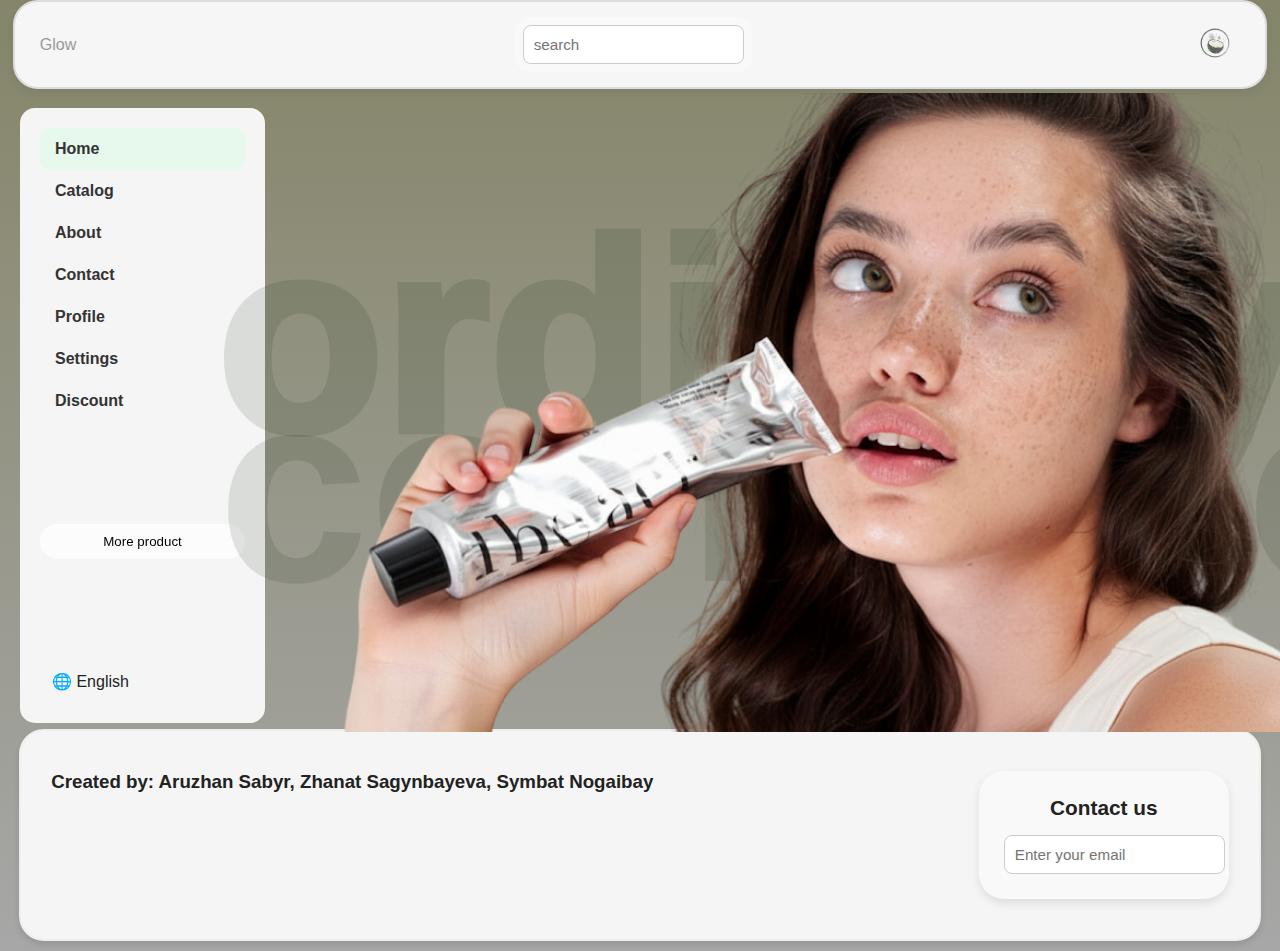
<file: index.html>
<!DOCTYPE html>
<html lang="ru">
<head>
  <meta charset="UTF-8">
  <meta name="viewport" content="width=device-width, initial-scale=1.0">
  <title>Ordinary Cosmetics</title>
  <link rel="stylesheet" href="style.css">
  <link href="https://unpkg.com/boxicons@2.1.4/css/boxicons.min.css" rel="stylesheet">
</head>
<body>

  
    <header>
      <div class="logo">Glow</div>
      
      <div class="searchbar">
        <form>
          <input type="search" placeholder="search">
        </form>
      </div>

      <div class="cart-btn">
        <img src="icon.png" alt="icon">
      </div>


    </header>

    <!-- Sidebar -->
    <div class="layout">
      <!-- Sidebar -->
      <aside class="sidebar">
        <ul>
          <nav>
          <li class="active"><a href="index.html">Home</a></li>
          <li><a href="catalog.html">Catalog</a></li>
          <li><a href="#">About</a></li>
          <li><a href="#">Contact</a></li>
          <li><a htef="#">Profile</a></li>
          <li><a href="#">Settings</a></li>
          <li><a href="#">Discount</a></li>
          </nav>
        </ul>

        <button class="more-btn">More product</button>
    
        <div class="language">
          🌐 English
        </div>
      </aside>
    
      <!-- Main Content -->
      <main class="content">
        <h1 class="bg-text">ordinary</h1>
        <h1 class="bg-text2"><br>cosmetics</h1>
        <div class="image">
        <div class="model">
          <img src="model.png" alt="model">
        </div>
      </div>
      </main>
    </div>
    


  <footer>
    <h3>Created by: Aruzhan Sabyr, Zhanat Sagynbayeva, Symbat Nogaibay</h3>
    <div class="newsletter-box">
    <h2>Contact us</h2>
    <form>
      <input type="email" placeholder="Enter your email">
    </form>
    </div>
  </footer>

</body>
</html>
</file>
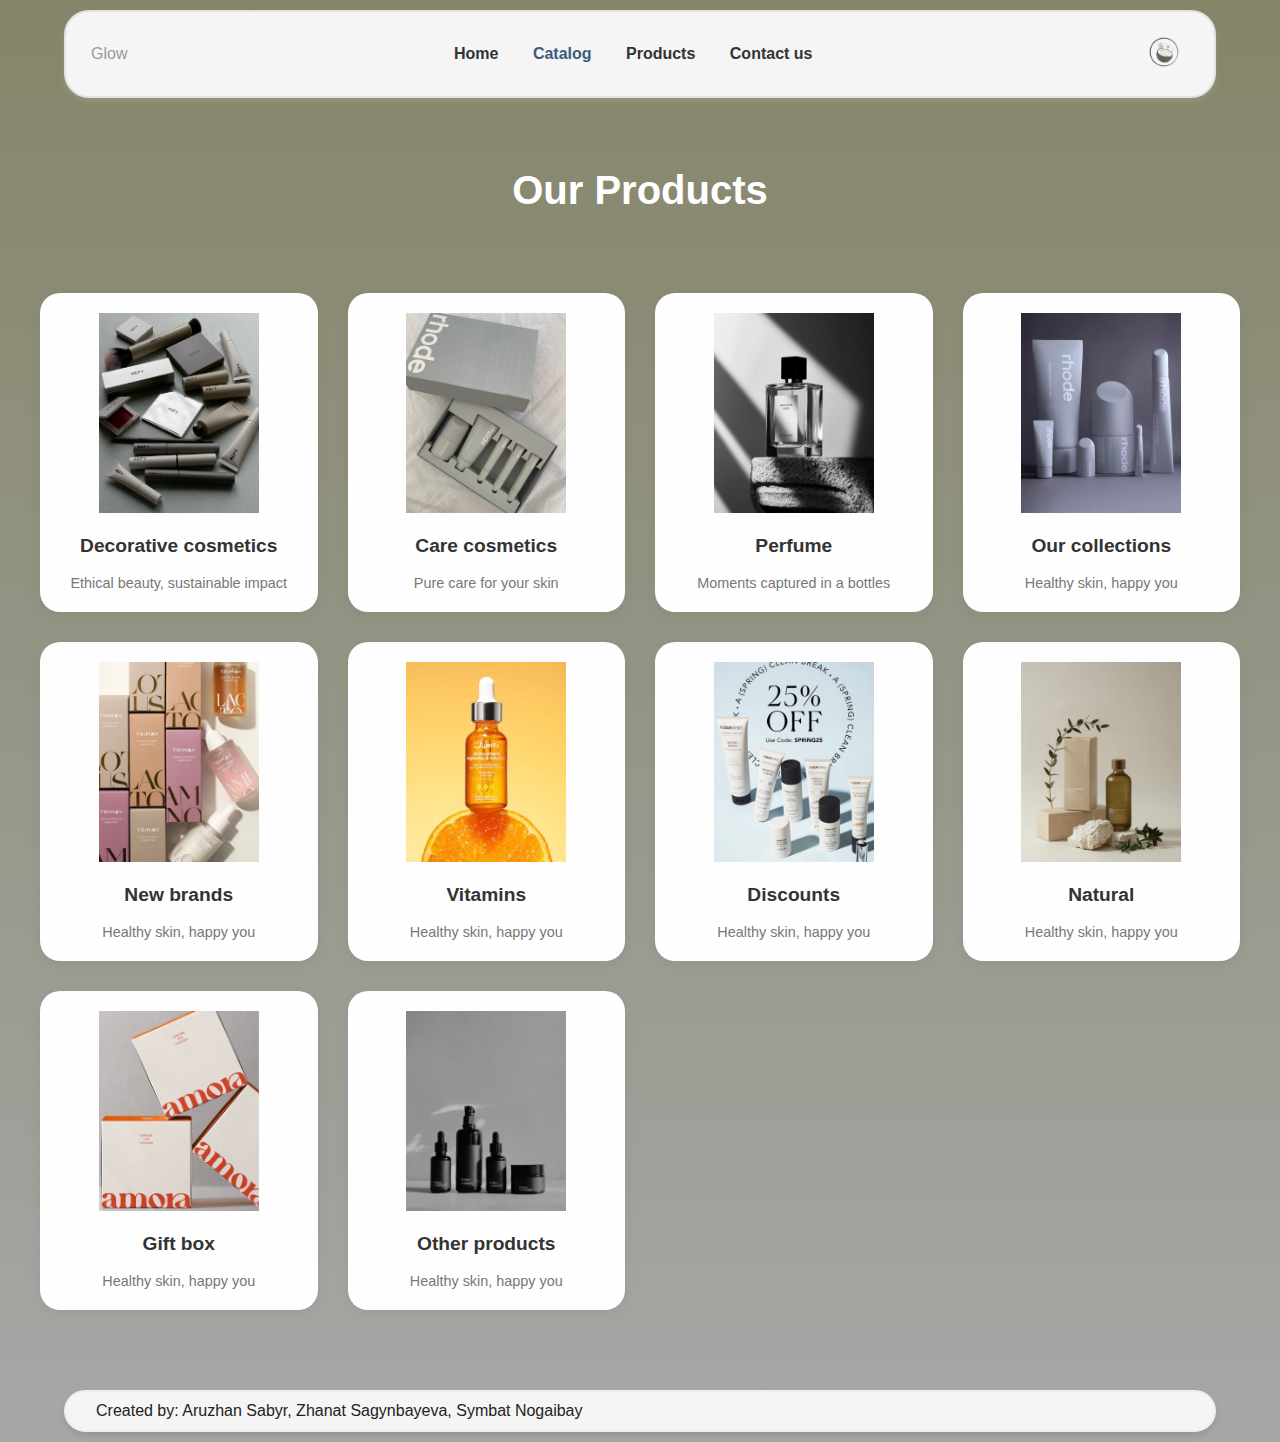
<file: catalog.html>
<!DOCTYPE html>
<html lang="en">
<head>
  <meta charset="UTF-8">
  <title>Catalog - Ordinary Cosmetics</title>
  <link rel="stylesheet" href="style1.css">
</head>

<body>
  <!-- Navigation -->
  <header id="catalog-banner">
    <div class="logo">Glow</div>
    <nav>
      <a href="index.html">Home</a>
      <a href="catalog.html" class="active">Catalog</a>
      <a href="#">Products</a>
      <a href="#">Contact us</a>
    </nav>

    <div class="cart-btn">
      <img src="icon.png" alt="Icon">
    </div>
  </header>

  <!-- Catalog Section -->
  <section class="catalog">
    <h1>Our Products</h1>

    <div class="catalog-grid">
      <!-- Product 1 -->
      <div class="product-card">
        <img src="decor.jpg" alt="Decorative Cosmetics">
        <nav>
          <a href="decorative.html"><h2>Decorative cosmetics</h2></a>
        </nav>
        <p>Ethical beauty, sustainable impact</p>
      </div>

      <!-- Product 2 -->
      <div class="product-card">
        <img src="care.jpg" alt="Care cosmetics">
        <nav>
          <a href="skincare.html"><h2>Care cosmetics</h2></a>
        </nav>
        <p>Pure care for your skin</p>
      </div>

      <!-- Product 3 -->
      <div class="product-card">
        <img src="perfume.jpg" alt="Perfume">
        <nav>
          <a href="glowperfume.html"><h2>Perfume</h2></a>
        </nav>
        <p>Moments captured in a bottles</p>
      </div>

      <!-- Product 4 -->
      <div class="product-card">
        <img src="ourcollection.jpeg" alt="Our collection">
        <nav>
          <a href="#"><h2>Our collections</h2></a>
        </nav>
        <p>Healthy skin, happy you</p>
      </div>

      <!-- Product 5 -->
      <div class="product-card">
        <img src="newbrands.jpeg" alt="New brands">
        <nav>
          <a href="#"><h2>New brands</h2></a>
        </nav>
        <p>Healthy skin, happy you</p>
      </div>


      <!-- Product 6 -->
      <div class="product-card">
        <img src="vitamins.jpeg" alt="New">
        <nav>
          <a href="#"><h2>Vitamins</h2></a>
        </nav>
        <p>Healthy skin, happy you</p>
      </div>


      <!-- Product 7 -->
      <div class="product-card">
        <img src="discounts.jpg" alt="Discounts">
        <nav>
          <a href="#"><h2>Discounts</h2></a>
        </nav>
        <p>Healthy skin, happy you</p>
      </div>


      <!-- Product 8 -->
      <div class="product-card">
        <img src="natural.jpg" alt="Other products">
        <nav>
          <a href="#"><h2>Natural</h2></a>
        </nav>
        <p>Healthy skin, happy you</p>
      </div>


      <!-- Product 9 -->
      <div class="product-card">
        <img src="giftbox.jpeg" alt="Other products">
        <nav>
          <a href="#"><h2>Gift box</h2></a>
        </nav>
        <p>Healthy skin, happy you</p>
      </div>


      <!-- Product 10 -->
      <div class="product-card">
        <img src="other.jpg" alt="Other products">
        <nav>
          <a href="#"><h2>Other products</h2></a>
        </nav>
        <p>Healthy skin, happy you</p>
      </div>


    </div>



  </section>



  <!-- Footer -->
  <footer>
    <p>Created by: Aruzhan Sabyr, Zhanat Sagynbayeva, Symbat Nogaibay</p>
  </footer>
</body>
</html>
</file>
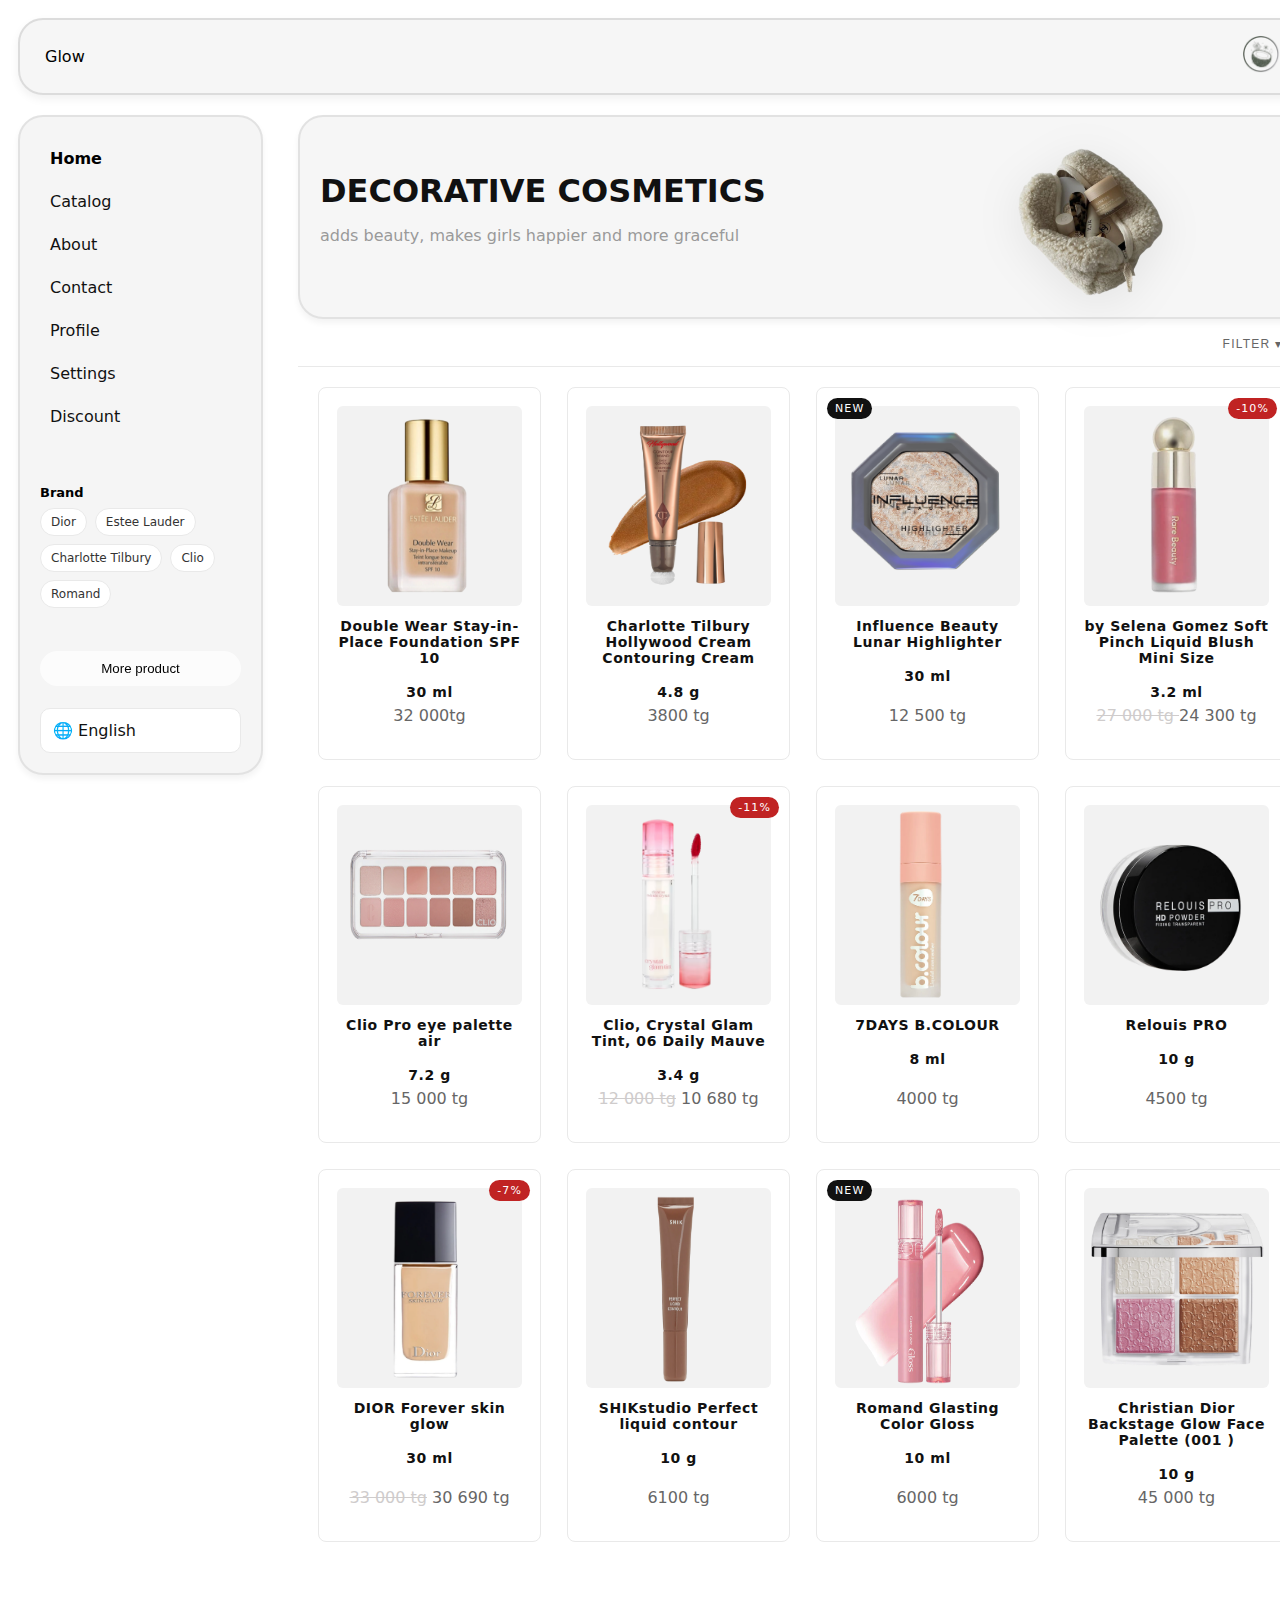
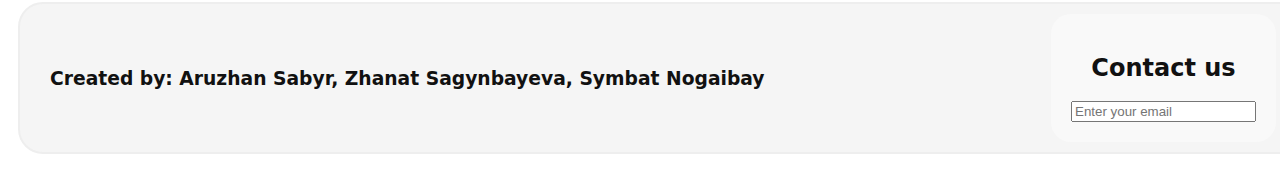
<file: decorative.html>
<!DOCTYPE html>
<html lang="en">
<head>
  <meta charset="UTF-8" />
  <title>Decorative</title>
  <meta name="viewport" content="width=device-width,initial-scale=1"/>
  <link rel="stylesheet" href="decorative.css" />
</head>
<body>

<div class="layout">
  <header>
    <div class="logo">Glow</div>
    <div class="cart-btn">
      <img src="23.png" alt="cart icon">
    </div>
  </header>

  <!-- SIDEBAR -->
  <aside class="sidebar">
    <ul class="side-links">
      <li class="active"><a href="index.html">Home</a></li>
      <li><a href="catalog.html">Catalog</a></li>
      <li><a href="#">About</a></li>
      <li><a href="#">Contact</a></li>
      <li><a href="#">Profile</a></li>
      <li><a href="#">Settings</a></li>
      <li><a href="#">Discount</a></li>
    </ul>

    <hr>
    <div class="side-section">
      <h4>Brand</h4>
      <ul class="pill-list">
        <li><a href="#">Dior</a></li>
        <li><a href="#">Estee Lauder</a></li>
        <li><a href="#">Charlotte Tilbury</a></li>
        <li><a href="#">Clio</a></li>
        <li><a href="#">Romand</a></li>
      </ul>
    </div>
    <br>

    <button class="more-btn">More product</button>
    <div class="language">🌐 English</div>
  </aside>

  <!-- MAIN -->
  <main>
    <section class="hero">
      <div class="container hero-inner">
        <div class="hero-copy">
          <h1>DECORATIVE COSMETICS </h1>
          <p class="muted">adds beauty, makes girls happier and more graceful</p>
        </div>
        <img class="hero-img" src="df.png" alt="Skincare bottle" />
      </div>
    </section>

    <div class="cat-row">
      <div class="container cats-bar">
        <div class="filter-dropdown">
          <button class="filter">FILTER ▾</button>
          <div class="filter-panel">
            <ul>
              <li><a href="#">Foundation</a></li>
              <li><a href="#">Concealer</a></li>
              <li><a href="#">Contouring</a></li>
              <li><a href="#">Blush</a></li>
              <li><a href="#">Mascara</a></li>
              <li><a href="#">Highlighter</a></li>
              <li><a href="#">Palette</a></li>
              <li><a href="#">Lips</a></li>
            </ul>
          </div>
        </div>
      </div>
    </div>

    <section class="products">
    <div class="container grid">
      <article class="card">
        <img src="e1.png" alt="">
        <h3>Double Wear Stay-in-Place Foundation SPF 10</h3>
        <h3>30 ml</h3>
        <p class="price">32 000tg</p>
      </article>

      <article class="card">
        <img src="kk.png" alt="">
        <h3>Charlotte Tilbury Hollywood Cream Contouring Cream</h3>
        <h3>4.8 g </h3>
        <p class="price">3800 tg</p>
      </article>

      <article class="card">
        <span class="tag">NEW</span>
        <img src="pp2.png" alt="">
        <h3>Influence Beauty Lunar Highlighter</h3>
        <h3> 30 ml </h3>
        <p class="price">12 500 tg</p>
      </article>

      <article class="card">
        <span class="tag sale">-10%</span>
        <img src="rare3.png" alt="">
        <h3>by Selena Gomez Soft Pinch Liquid Blush Mini Size</h3>
        <h3>3.2 ml</h3>
        <p class="price"><del>27 000 tg </del> 24 300 tg</p>
      </article>

      <article class="card">
        <img src="clio.png" alt="">
        <h3>Clio Pro eye palette air</h3>
        <h3>7.2 g</h3>
        <p class="price">15 000 tg</p>
      </article>

      <article class="card">
        <span class="tag sale">-11%</span>
        <img src="ww.png" alt="">
        <h3>Clio, Crystal Glam Tint, 06 Daily Mauve</h3>
        <h3>3.4 g</h3>
        <p class="price"><del>12 000 tg</del> 10 680 tg</p>
      </article>

       <article class="card">
        <img src="7days.png" alt="">
        <h3>7DAYS B.COLOUR</h3>
        <h3>8 ml</h3>
        <p class="price"> 4000 tg </p>
      </article>

       <article class="card">
        <img src="poi.png" alt="">
        <h3>Relouis PRO</h3>
        <h3>10 g</h3>
        <p class="price">4500 tg</p>
      </article>

      <article class="card">
        <span class="tag sale">-7%</span>
        <img src="dior.png" alt="">
        <h3>DIOR Forever skin glow</h3>
        <h3>30 ml</h3>
        <p class="price"><del>33 000 tg</del> 30 690 tg</p>
      </article>

       <article class="card">
        <img src="oi.png" alt="">
        <h3>SHIKstudio Perfect liquid contour</h3>
        <h3>10 g</h3>
        <p class="price"> 6100 tg </p>
      </article>
      
       <article class="card">
        <span class="tag">NEW</span>
        <img src="2d.png" alt="">
        <h3>Romand Glasting Color Gloss</h3>
        <h3>10 ml</h3>
        <p class="price">6000 tg</p>
      </article>

      <article class="card">
        <img src="d66.png" alt="">
        <h3>Christian Dior Backstage Glow Face Palette (001 )</h3>
        <h3>10 g</h3>
        <p class="price">45 000 tg</p>
      </article>
    </div>
  </section>
  </main>

  <!-- FOOTER -->
  <footer>
    <h3>Created by: Aruzhan Sabyr, Zhanat Sagynbayeva, Symbat Nogaibay</h3>
    <div class="newsletter-box">
      <h2>Contact us</h2>
      <form>
        <input type="email" placeholder="Enter your email">
      </form>
    </div>
  </footer>
</body>
</html>
</file>
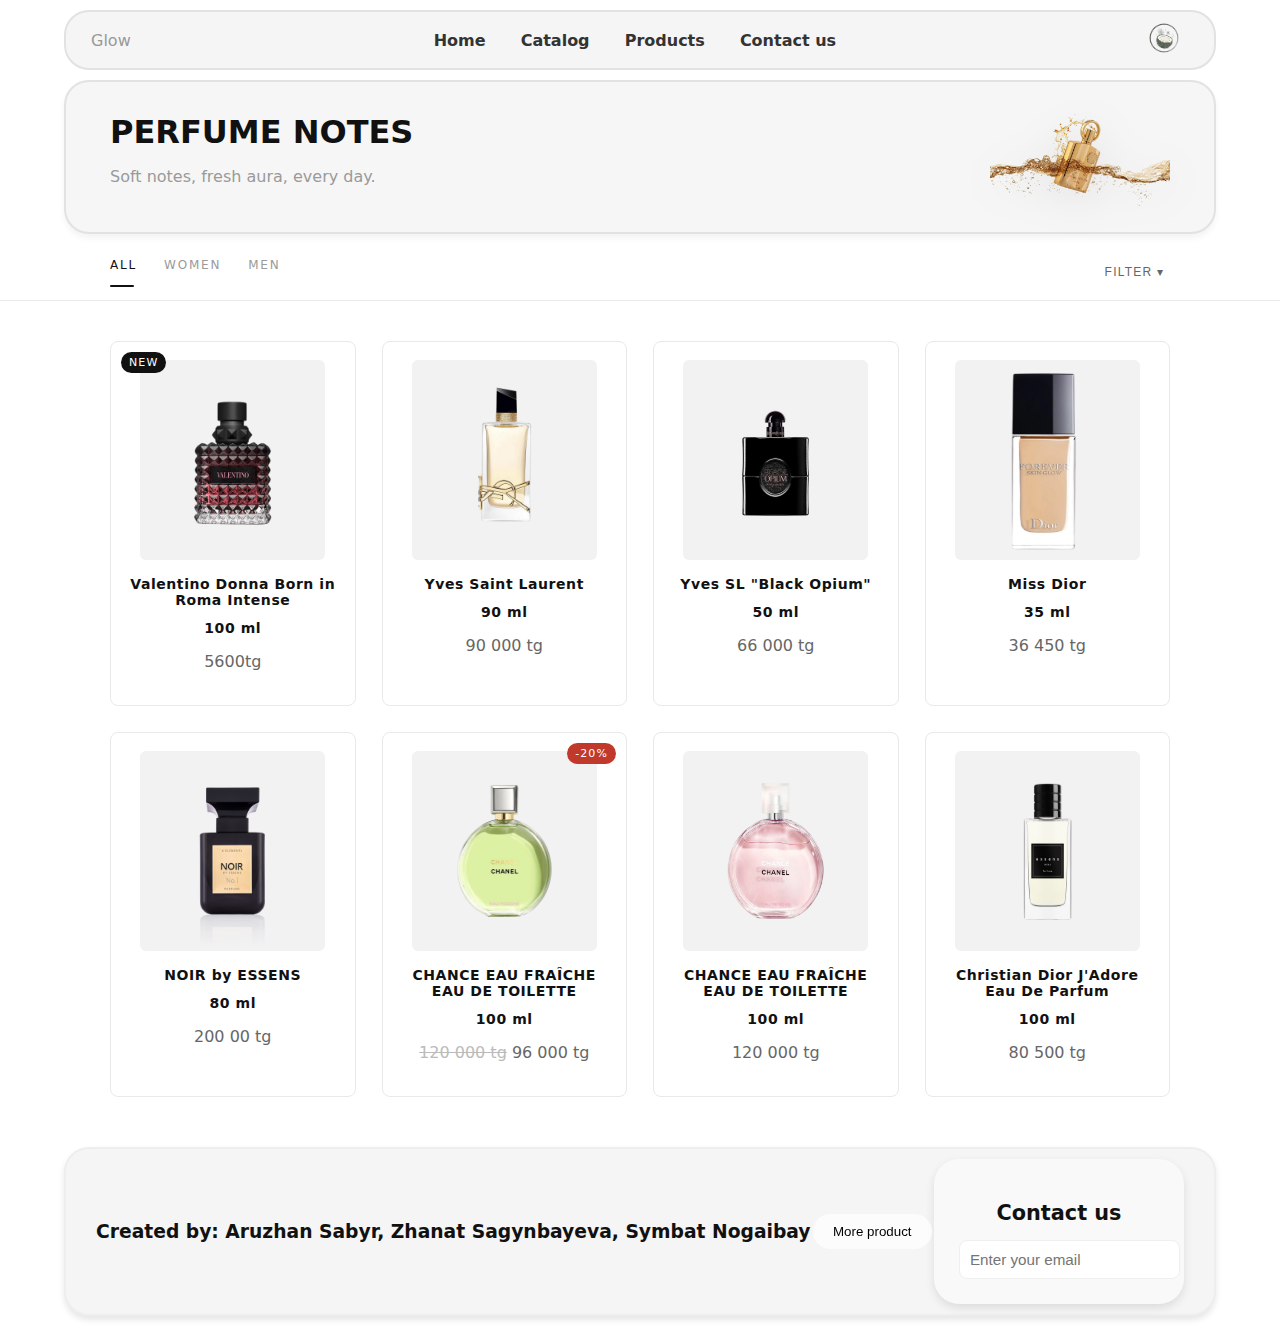
<file: glowperfume.html>
<!DOCTYPE html>
<html lang="en">
<head>
  <meta charset="UTF-8" />
  <title>Perfume</title>
  <meta name="viewport" content="width=device-width,initial-scale=1" />
  <link rel="stylesheet" href="glowperfume.css" />
</head>
<body>

  <header>
    <div class="logo">Glow</div>
    <nav>
      <a href="index.html">Home</a>
      <a href="catalog.html">Catalog</a>
      <a href="#">Products</a>
      <a href="#">Contact us</a>
    </nav>

    <div class="cart-btn">
      <img src="icon.png" alt="icon">
    </div>
  </header>

  <section class="hero">
    <div class="container hero-inner">
      <div class="hero-copy">
        <h1>PERFUME NOTES</h1>
        <p class="muted">Soft notes, fresh aura, every day.</p>
      </div>
      <img class="hero-img" src="aroma.png" alt="Aroma" />
    </div>
  </section>

  <div class="cat-row">
    <div class="container cats-bar">
      <nav class="cats">
        <a class="cat is-active" href="#">ALL</a>
        <a class="cat" href="#">WOMEN</a>
        <a class="cat" href="#">MEN</a>
      </nav>
      <button class="filter">FILTER ▾</button>
    </div>
  </div>

  <section class="products">
    <div class="container grid">
      <article class="card">
        <span class="tag">NEW</span>
        <img src="valentino.png" alt="valentino">
        <h3> Valentino Donna Born in Roma Intense</h3>
        <h3>100 ml</h3>
        <p class="price">5600tg</p>
      </article>

      <article class="card">
        <img src="yves.png" alt="yves">
        <h3>Yves Saint Laurent</h3>
        <h3>90 ml </h3>
        <p class="price">90 000 tg</p>
      </article>

      <article class="card">
        <img src="black.png" alt="black opium">
        <h3>Yves SL "Black Opium"</h3>
        <h3> 50 ml </h3>
        <p class="price">66 000 tg</p>
      </article>

      <article class="card">
        <img src="dior.png" alt="dior">
        <h3>Miss Dior</h3>
        <h3>35 ml</h3>
        <p class="price">36 450 tg</p>
      </article>

      <article class="card">
        <img src="noir.png" alt="noir">
        <h3>NOIR by ESSENS</h3>
        <h3>80 ml</h3>
        <p class="price">200 00 tg</p>
      </article>

      <article class="card">
        <span class="tag sale">-20%</span>
        <img src="chanel.png" alt="chanel">
        <h3>CHANCE EAU FRAÎCHE EAU DE TOILETTE</h3>
        <h3>100 ml</h3>
        <p class="price"><del>120 000 tg</del> 96 000 tg</p>
      </article>


       <article class="card">
        <img src="chanel2.png" alt="chanel">
        <h3>CHANCE EAU FRAÎCHE EAU DE TOILETTE</h3>
        <h3>100 ml</h3>
        <p class="price"> 120 000 tg </p>
      </article>

       <article class="card">
        <img src="jadorer.png" alt="jadore">
        <h3>Christian Dior J'Adore Eau De Parfum</h3>
        <h3>100 ml</h3>
        <p class="price">80 500 tg</p>
      </article>


    </div>
  </section>

  <footer>
    <h3>Created by: Aruzhan Sabyr, Zhanat Sagynbayeva, Symbat Nogaibay</h3>

    <button class="more-btn">More product</button>
     <div class="newsletter-box">
    <h2>Contact us</h2>
    <form>
      <input type="email" placeholder="Enter your email">
    </form>
  </div>
  </footer>
  
</body>
</html>
</file>
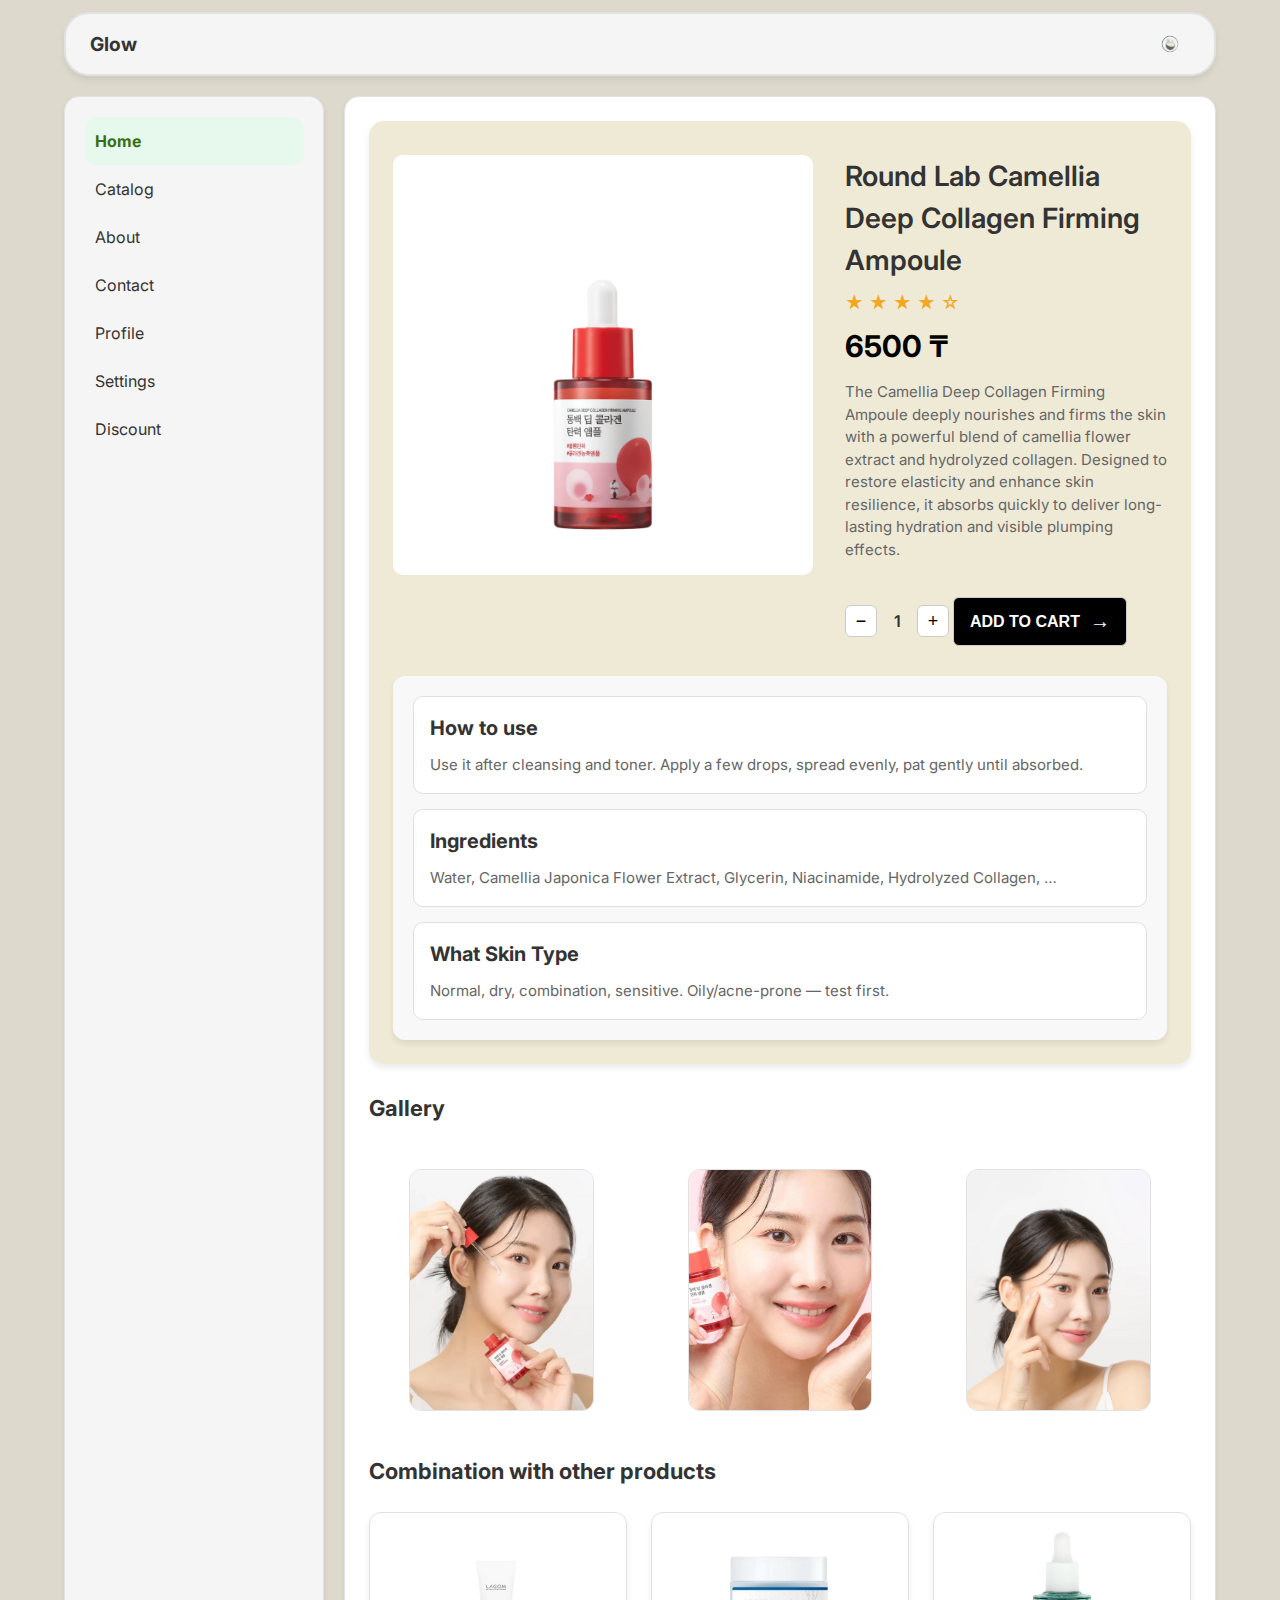
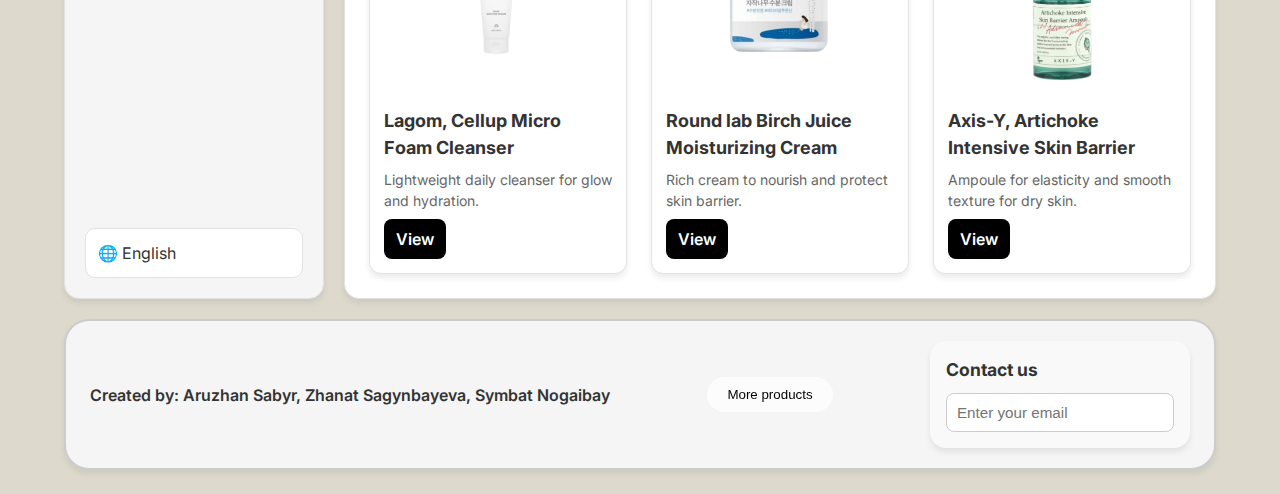
<file: parfume.html>
<!DOCTYPE html>
<html lang="en">
<head>
  <meta charset="UTF-8" />
  <meta name="viewport" content="width=device-width, initial-scale=1" />
  <title>The Morning Glow — Product</title>
  <link href="https://fonts.googleapis.com/css2?family=Inter:wght@400;500;600;700&display=swap" rel="stylesheet" />
  <link rel="stylesheet" href="parfume.css" />
</head>
<body>
  <div class="grid-shell">
    <header class="site-header">
      <div class="logo">Glow</div>
      <button class="cart-btn" type="button" aria-label="Open cart">
        <img src="icon.png" alt="" />
      </button>
    </header>

    <aside class="sidebar">
      <nav>
        <ul>
          <li class="active"><a href="index.html">Home</a></li>
          <li><a href="catalog.html">Catalog</a></li>
          <li><a href="#">About</a></li>
          <li><a href="#">Contact</a></li>
          <li><a href="#">Profile</a></li>
          <li><a href="#">Settings</a></li>
          <li><a href="#">Discount</a></li>
        </ul>
      </nav>

      <div class="language">🌐 English</div>
    </aside>

    <main class="main">
      <section class="product-page">
        <div class="product-info">
          <div class="product-image">
            <img src="round.png" alt="Round Lab Camellia Deep Collagen Firming Ampoule" />
          </div>
          <div class="product-details">
            <h1>Round Lab Camellia Deep Collagen Firming Ampoule</h1>
            <div class="rating" aria-label="Rating: 4 out of 5"><span>★ ★ ★ ★ ☆</span></div>
            <p class="price">6500 ₸</p>
            <p class="description">
              The Camellia Deep Collagen Firming Ampoule deeply nourishes and firms the skin with a powerful blend of
              camellia flower extract and hydrolyzed collagen. Designed to restore elasticity and enhance skin
              resilience, it absorbs quickly to deliver long-lasting hydration and visible plumping effects.
            </p>
            <div class="quantity" role="group" aria-label="Quantity selector">
              <button type="button" class="qty-decrease" aria-label="Decrease quantity">−</button>
              <span class="qty-value" aria-live="polite">1</span>
              <button type="button" class="qty-increase" aria-label="Increase quantity">+</button>
            </div>
            <button class="add-to-cart" type="button">
              ADD TO CART
              <span class="arrow" aria-hidden="true"></span>
            </button>
          </div>
        </div>

        <div class="product-details-tabs" aria-label="Product information">
          <article class="tab">
            <h2>How to use</h2>
            <p>Use it after cleansing and toner. Apply a few drops, spread evenly, pat gently until absorbed.</p>
          </article>
          <article class="tab">
            <h2>Ingredients</h2>
            <p>Water, Camellia Japonica Flower Extract, Glycerin, Niacinamide, Hydrolyzed Collagen, …</p>
          </article>
          <article class="tab">
            <h2>What Skin Type</h2>
            <p>Normal, dry, combination, sensitive. Oily/acne-prone — test first.</p>
          </article>
        </div>

      </section>

      <h2 class="section-title">Gallery</h2>
      <section class="gallery">
        <figure class="gallery-item">
          <img src="face.png" alt="Gallery item 1" />
          <figcaption>Glow - 1</figcaption>
        </figure>
        <figure class="gallery-item">
          <img src="face2.png" alt="Gallery item 2" />
          <figcaption>Glow - 2</figcaption>
        </figure>
        <figure class="gallery-item">
          <img src="face3.png" alt="Gallery item 3" />
          <figcaption>Glow - 3</figcaption>
        
      </section>
      <h2 class="section-title">Combination with other products</h2>
      <section class="cards">
        <article class="card">
          <img src="laag.png" alt="Product 1" />
          <div class="card-body">
            <h3>Lagom, Cellup Micro Foam Cleanser</h3>
            <p>Lightweight daily cleanser for glow and hydration.</p>
            <a class="btn" href="#">View</a>
          </div>
        </article>

        <article class="card">
          <img src="c1.png" alt="Product 2" />
          <div class="card-body">
            <h3>Round lab Birch Juice Moisturizing Cream</h3>
            <p>Rich cream to nourish and protect skin barrier.</p>
            <a class="btn" href="#">View</a>
          </div>
        </article>

        <article class="card">
          <img src="qq.png" alt="Product 3" />
          <div class="card-body">
            <h3>Axis-Y, Artichoke Intensive Skin Barrier</h3>
            <p>Ampoule for elasticity and smooth texture for dry skin.</p>
            <a class="btn" href="#">View</a>
          </div>
        </article>
      </section>

    </main>

    <footer class="site-footer">
      <h3>Created by: Aruzhan Sabyr, Zhanat Sagynbayeva, Symbat Nogaibay</h3>
      <button class="more-btn" type="button">More products</button>
      <div class="newsletter-box">
        <h2>Contact us</h2>
        <form action="#" method="post" novalidate>
          <label for="newsletter-email">Email</label>
          <input id="newsletter-email" type="email" name="email" placeholder="Enter your email" required />
        </form>
      </div>
    </footer>
  </div>
</body>
</html>
</file>
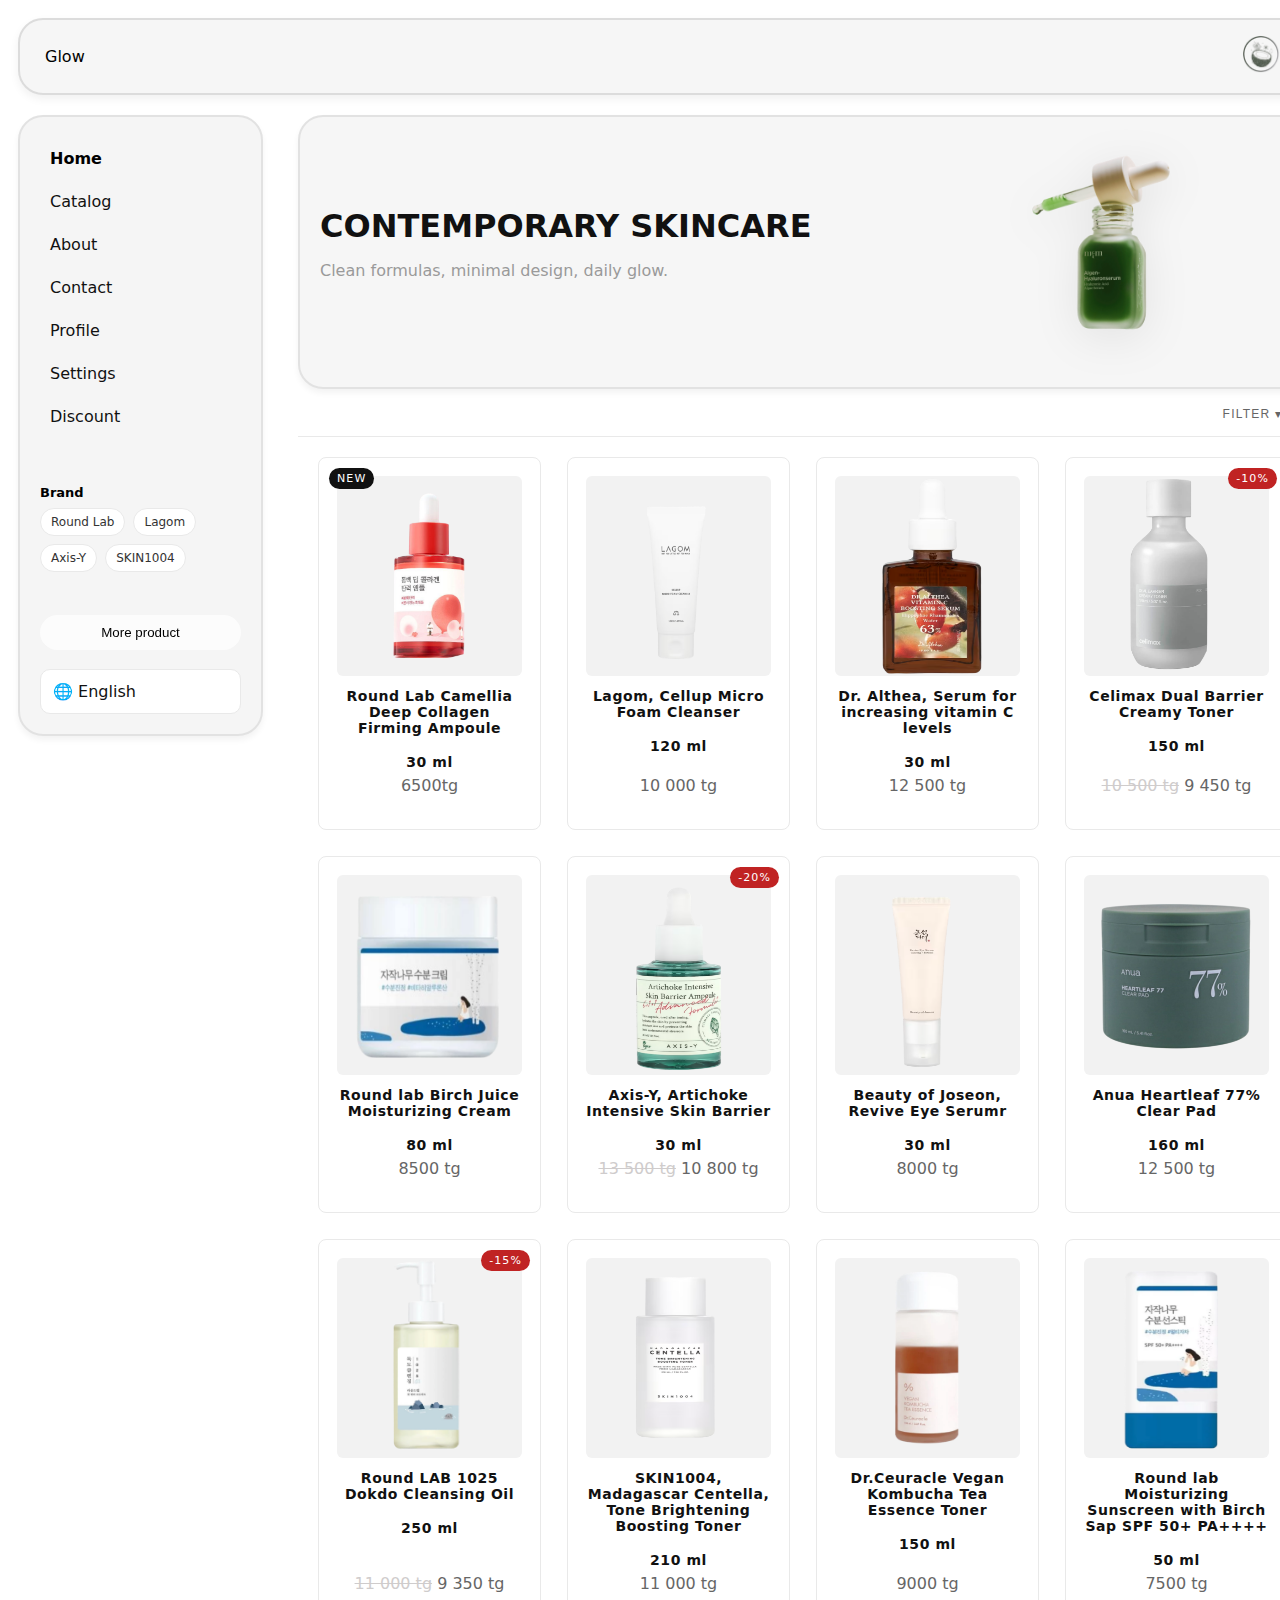
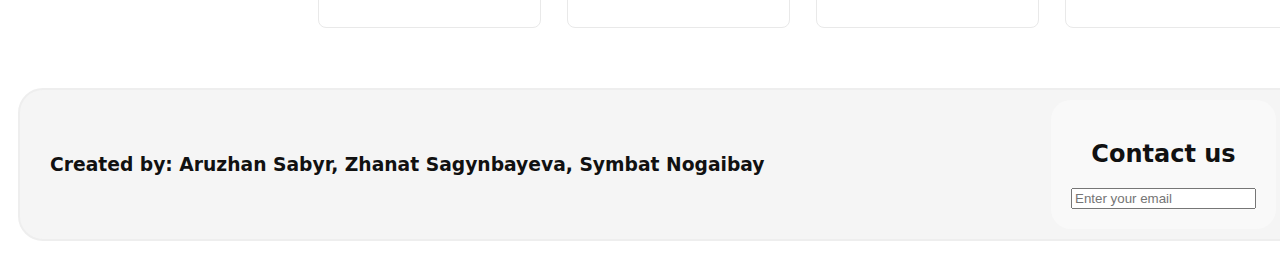
<file: skincare.html>
<!DOCTYPE html>
<html lang="en">
<head>
  <meta charset="UTF-8" />
  <title>Skincare</title>
  <meta name="viewport" content="width=device-width,initial-scale=1"/>
  <link rel="stylesheet" href="skincarecss.css" />
</head>
<body>

<div class="layout">
  <header>
    <div class="logo">Glow</div>
    <div class="cart-btn">
      <img src="23.png" alt="cart icon">
    </div>
  </header>

  <!-- SIDEBAR -->
  <aside class="sidebar">
    <ul class="side-links">
      <li class="active"><a href="index.html">Home</a></li>
      <li><a href="catalog.html">Catalog</a></li>
      <li><a href="#">About</a></li>
      <li><a href="#">Contact</a></li>
      <li><a href="#">Profile</a></li>
      <li><a href="#">Settings</a></li>
      <li><a href="#">Discount</a></li>
    </ul>

    <hr>
    <div class="side-section">
      <h4>Brand</h4>
      <ul class="pill-list">
        <li><a href="#">Round Lab</a></li>
        <li><a href="#">Lagom</a></li>
        <li><a href="#">Axis-Y</a></li>
        <li><a href="#">SKIN1004</a></li>
      </ul>
    </div>
    <br>

    <button class="more-btn">More product</button>
    <div class="language">🌐 English</div>
  </aside>

  <!-- MAIN -->
  <main>
    <section class="hero">
      <div class="container hero-inner">
        <div class="hero-copy">
          <h1>CONTEMPORARY SKINCARE</h1>
          <p class="muted">Clean formulas, minimal design, daily glow.</p>
        </div>
        <img class="hero-img" src="098.png" alt="Skincare bottle" />
      </div>
    </section>

    <div class="cat-row">
      <div class="container cats-bar">
        <div class="filter-dropdown">
          <button class="filter">FILTER ▾</button>
          <div class="filter-panel">
            <ul>
              <li><a href="#">Cleansers</a></li>
              <li><a href="#">Moisturizers</a></li>
              <li><a href="#">SPF</a></li>
              <li><a href="#">Serums</a></li>
              <li><a href="#">Creams</a></li>
              <li><a href="#">Toners</a></li>
              <li><a href="#">Pads</a></li>
            </ul>
          </div>
        </div>
      </div>
    </div>

    <section class="products">
      <div class="container grid">
        <article class="card">
          <span class="tag">NEW</span>
          <img src="reds.png" alt="">
          <h3><a href="parfume.html">Round Lab Camellia Deep Collagen Firming Ampoule</a></h3>
          <h3>30 ml</h3>
          <p class="price">6500tg</p>
        </article>

        <article class="card">
          <img src="laag.png" alt="">
          <h3>Lagom, Cellup Micro Foam Cleanser</h3>
          <h3>120 ml </h3>
          <p class="price">10 000 tg</p>
        </article>

        <article class="card">
          <img src="dr.png" alt="">
          <h3>Dr. Althea, Serum for increasing vitamin C levels</h3>
          <h3>30 ml</h3>
          <p class="price">12 500 tg</p>
        </article>

        <article class="card">
          <span class="tag sale">-10%</span>
          <img src="tonik.png" alt="">
          <h3>Celimax Dual Barrier Creamy Toner</h3>
          <h3>150 ml</h3>
          <p class="price"><del>10 500 tg</del> 9 450 tg</p>
        </article>

        <article class="card">
          <img src="c1.png" alt="">
          <h3>Round lab Birch Juice Moisturizing Cream</h3>
          <h3>80 ml</h3>
          <p class="price">8500 tg</p>
        </article>

        <article class="card">
          <span class="tag sale">-20%</span>
          <img src="qq.png" alt="">
          <h3>Axis-Y, Artichoke Intensive Skin Barrier</h3>
          <h3>30 ml</h3>
          <p class="price"><del>13 500 tg</del> 10 800 tg</p>
        </article>

        <article class="card">
          <img src="m.png" alt="">
          <h3>Beauty of Joseon, Revive Eye Serumr</h3>
          <h3>30 ml</h3>
          <p class="price">8000 tg</p>
        </article>

        <article class="card">
          <img src="5.png" alt="">
          <h3>Anua Heartleaf 77% Clear Pad</h3>
          <h3>160 ml</h3>
          <p class="price">12 500 tg</p>
        </article>

        <article class="card">
          <span class="tag sale">-15%</span>
          <img src="55.png" alt="">
          <h3>Round LAB 1025 Dokdo Cleansing Oil</h3>
          <h3>250 ml</h3>
          <p class="price"><del>11 000 tg</del> 9 350 tg</p>
        </article>

        <article class="card">
          <img src="qw.png" alt="">
          <h3>SKIN1004, Madagascar Centella, Tone Brightening Boosting Toner</h3>
          <h3>210 ml</h3>
          <p class="price">11 000 tg</p>
        </article>

        <article class="card">
          <img src="0.png" alt="">
          <h3>Dr.Ceuracle Vegan Kombucha Tea Essence Toner</h3>
          <h3>150 ml</h3>
          <p class="price">9000 tg</p>
        </article>

        <article class="card">
          <img src="91.png" alt="">
          <h3>Round lab Moisturizing Sunscreen with Birch Sap SPF 50+ PA++++</h3>
          <h3>50 ml</h3>
          <p class="price">7500 tg</p>
        </article>
      </div>
    </section>
  </main>

  <!-- FOOTER -->
  <footer>
    <h3>Created by: Aruzhan Sabyr, Zhanat Sagynbayeva, Symbat Nogaibay</h3>
    <div class="newsletter-box">
      <h2>Contact us</h2>
      <form>
        <input type="email" placeholder="Enter your email">
      </form>
    </div>
  </footer>
</body>
</html>
</file>
<file: style.css>
* {
  margin: 0;
  padding: 0;
  box-sizing: border-box;
  font-family: "Poppins", sans-serif;
}

body {
  background: linear-gradient(to bottom, #858569, #a7a7a7);
  color: #222;
  overflow-x: hidden;
}

/* Header */
header{
  display:flex; 
  justify-content:space-between; 
  align-items:center;
  background:#f6f6f6;
  border-radius:25px;
  padding:15px 25px;
  border:2px solid #dcdcdc;
  margin:0 auto;
  width:98%;
  box-shadow:0 4px 10px rgba(0,0,0,0.06);
}

header nav a{
     margin:0 15px; 
     color:#000; 
     font-weight:bold; 
}
header nav a:hover{
     color:#111; 
    }
.logo{ 
    font-size:1rem; color:#000;
 }
.cart-btn img{
    width:40px; 
    height:auto; 
}
.container{
     max-width:1100px; 
     margin:0 auto; 
     padding:0 20px; 
    }




.searchbar {
  background: #f9f9f9;
  padding: 8px;
  border-radius: 15px;
  text-align: center;
}

.searchbar h2 {
  margin-bottom: 15px;
  font-size: 1.3rem;
  position: relative;
}

.searchbar input {
  padding: 10px;
  border: 1px solid #ccc;
  border-radius: 8px;
  font-size: 0.95rem;
}

nav a {
  margin: 0 5px;
  text-decoration: none;
  color: #333;
  font-weight: bold;
}

header .logo {
  font-size: 1rem;
  color: #999;
}
header nav a:hover {
  color: #4a90e2;
}

.cart-btn img {
  width: 50px;
  height: auto;
}



.bg-text {
  position: absolute;
  left: 17%;              /* push to left */
  top: 20%;             /* adjust vertical placement */
  font-size: 17rem;
  font-weight: 1000;
  color: #132a051f;
  text-transform: lowercase;
  text-align: left;     /* align text inside */
  width: 100%;          /* span full width */
  z-index: 3;
}

.bg-text2 {
  position: absolute;
  font-size: 17rem;
  font-weight: 900;
  left: 17%;
  top: 2%;
  color: #132a051f;
  text-transform: lowercase;
  z-index: 3;
}


/* Image */
.image {
  position: absolute;
  top: 10.3%;
  left: 23%;
  z-index: 10;
}

.model img {
  height: 639px;
}






/* Sidebar */
/* Layout only for sidebar + content */
.layout {
  display: grid;
  grid-template-areas: 
    "sidebar content";
  grid-template-columns: 250px 1fr;
  gap: 20px;
  margin: 20px;
}


/* Sidebar */
.sidebar {
  position: absolute;
  width: 245px;
  height: 615px;
  background: #f5f5f5;
  padding: 20px 20px;
  border-radius: 15px;
  display: flex;
  flex-direction: column;
  justify-content: space-between;

  top:12%;
}

/* Content */
.content {
  flex: 1;
  border-radius: 15px;
  padding: 300px;
}


.sidebar ul {
  list-style: none;
}

.sidebar ul li {
  justify-content: space-around;
  align-items:center;
  gap: 10px;
  padding: 12px 10px;
  border-radius: 10px;
  transition: background 0.2s;
}

.sidebar ul li.active {
  background: #e7f8ed;
  color: #366e11;
  font-weight: bold;
}

.sidebar ul li:hover {
  background: #779b60;
}



.sidebar .language {
  display: flex;
  align-items: center;
  gap: 10px;
  padding: 12px;
  border-radius: 10px;
  background: #f5f5f5;
  cursor: pointer;
}


footer {
  display: flex;
  justify-content: space-between;
  background-color: #f5f5f5;  
  border: 2px solid #eeeeee;   
  border-radius: 25px;   
  padding: 40px 30px;
  margin: 10px auto;       
  width: 97%;   
  top: 85%;          
  box-shadow: 0 4px 6px rgba(0,0,0,0.1); 
}





/* Active nav link */
header nav a.active {
  color: #3c5b7e;
  font-weight: bold;
}

/* Newsletter section */
.newsletter {
  display: flex;
  justify-content: flex-start; /* align to left side */
}

.newsletter-box {
  background: #f9f9f9;
  padding: 25px;
  border-radius: 25px;
  box-shadow: 0 4px 10px rgba(0,0,0,0.1);
  width: 250px; /* mini box */
  text-align: center;
}

.newsletter-box h2 {
  margin-bottom: 15px;
  font-size: 1.3rem;
  position: relative;
}

.newsletter-box input {
  padding: 10px;
  border: 1px solid #ccc;
  border-radius: 8px;
  font-size: 0.95rem;
}


/* Button */
.more-btn {
  background: rgba(255,255,255,0.7);
  border: none;
  padding: 10px 10px;
  border-radius: 20px;
  cursor: pointer;
  backdrop-filter: blur(5px);
  transition: background 0.3s ease;
}

.more-btn:hover {
  background: #4a90e2;
  color: white;
}


@media (max-width: 1100px) {
  .product-info { grid-template-columns: 360px 1fr; }
  .card { width: calc((100% - 24px) / 2); }
}
@media (max-width: 900px) {
  .grid-shell {
    grid-template-columns: 1fr;
    grid-template-areas:
      "header"
      "main"
      "sidebar"
      "footer";
  }
}
@media (max-width: 768px) {
  .product-info { grid-template-columns: 1fr; gap: 20px; }
  .gallery { grid-template-columns: repeat(2, 1fr); }
}
@media (max-width: 520px) {
  .card { width: 100%; }
  .gallery { grid-template-columns: 1fr; }
}
</file>
<file: style1.css>
* {
    margin: 0;
    padding: 0;
    box-sizing: border-box;
    font-family: "Poppins", sans-serif;
  }
  
  body {
    background: linear-gradient(to bottom, #858569, #a7a7a7);
    color: #222;
    overflow-x: hidden;
  }
  
  /* Header */
  header {
    display: flex;
    justify-content: space-between;
    align-items: center;
    background-color: #f5f5f5;  
       
    border-radius: 25px;   
    padding: 15px 25px;
    border: 2px solid #e2e2e2;
    margin: 10px auto;       
    width: 90%;             
    box-shadow: 0 4px 6px rgba(255, 255, 255, 0.1); 
  }
  
  header nav a {
    margin: 0 15px;
    text-decoration: none;
    color: #333;
    font-weight: bold;
  }
  
  header .logo {
    font-size: 1rem;
    color: #999;
  }
  header nav a:hover {
    color: #4a90e2;
  }
  
  .cart-btn img {
    width: 50px;
    height: auto;
  }


  
  /* Footer */
  
  footer {
    display: flex;
    justify-content: space-between;
    align-items: center;
    background-color: #f5f5f5;  
    border: 2px solid #eeeeee;   
    border-radius: 25px;   
    padding: 10px 30px;
    margin: 10px auto;       
    width: 90%;             
    box-shadow: 0 4px 6px rgba(0,0,0,0.1); 
  }
  





.catalog {
    padding: 60px 40px 70px;
    text-align: center;
  }
  
  .catalog h1 {
    font-size: 2.5rem;
    margin-bottom: 80px;
    color: #ffffff;
  }
  
  .catalog-grid {
    display: grid;
    grid-template-columns: repeat(auto-fit, minmax(220px, 1fr));
    gap: 30px;
  }
  
  .product-card {
    background: #fffefe;
    padding: 20px;
    border-radius: 20px;
    box-shadow: 0 4px 15px rgba(8, 8, 8, 0.05);
    transition: transform 0.3s ease;
  }


  .product-card nav a {
    margin: 0 15px;
    text-decoration: none;
    color: #333;
    font-weight: bold;
  }
  
  
  .product-card:hover {
    transform: translateY(-10px);
  }
  
  .product-card img {
    height: 200px;
    margin-bottom: 0px;
  }
  
  .product-card h2 {
    font-size: 1.2rem;
    margin-bottom: 0px;
  }
  
  .product-card p {
    font-size: 0.9rem;
    color: #777;
    margin-bottom: 1px;
  }
  
  
  
  /* Active nav link */
  header nav a.active {
    color: #3c5b7e;
    font-weight: bold;
  }


  @media (max-width: 1100px) {
    .product-info { grid-template-columns: 360px 1fr; }
    .card { width: calc((100% - 24px) / 2); }
  }
  @media (max-width: 900px) {
    .grid-shell {
      grid-template-columns: 1fr;
      grid-template-areas:
        "header"
        "main"
        "sidebar"
        "footer";
    }
  }
  @media (max-width: 768px) {
    .product-info { grid-template-columns: 1fr; gap: 20px; }
    .gallery { grid-template-columns: repeat(2, 1fr); }
  }
  @media (max-width: 520px) {
    .card { width: 100%; }
    .gallery { grid-template-columns: 1fr; }
  }
</file>
<file: decorative.css>
* { 
    box-sizing: border-box; 
}

:root{
  --ink:#111;
  --muted:#777;
  --border:#e9e9e9;
  --panel:#f6f6f6;
  --sale:#c02323;
  --tag:#111;
}

html,body{
  font-family:system-ui,-apple-system,Segoe UI,Roboto,Arial,sans-serif;
  color:var(--ink);
  background:#fff;
}
a{ 
    color:inherit; text-decoration:none;
 }

/* Grid Layout */
.layout{
  display:grid;
  grid-template-columns:260px 1fr;
  grid-template-rows:auto 1fr auto;
  grid-template-areas:
    "header header"
    "sidebar main"
    "footer footer";
  gap:20px;
  min-height:100vh;
  padding:10px;
}
.layout > header{ 
    grid-area:header;
 }
.layout > .sidebar{ 
    grid-area:sidebar;
 }
.layout > main{ 
    grid-area:main; 
}
.layout > footer{ 
    grid-area:footer; 
}

/* Header */
header{
  display:flex; 
  justify-content:space-between; 
  align-items:center;
  background:#f6f6f6;
  border-radius:25px;
  padding:15px 25px;
  border:2px solid #dcdcdc;
  margin:0 auto;
  width:100%;
  box-shadow:0 4px 10px rgba(0,0,0,0.06);
}
header nav a{
     margin:0 15px; 
     color:#000; 
     font-weight:bold; 
}
header nav a:hover{
     color:#111; 
    }
.logo{ 
    font-size:1rem; color:#000;
 }
.cart-btn img{
    width:40px; 
    height:auto; 
}
.container{
     max-width:1100px; 
     margin:0 auto; 
     padding:0 20px; 
    }

/* Sidebar */
.sidebar{
  position: relative;
  width: 245px;
  background: #f5f5f5;
  border: 2px solid #e2e2e2;       
  border-radius: 25px;             
  box-shadow: 0 4px 6px rgba(0,0,0,0.05);
  height: 45%;

  padding: 20px;
  display: flex;
  flex-direction: column;
  gap: 12px;
}
.side-links{ 
    list-style:none; 
    padding:0; 
    margin:0;
 }
.side-links li{
  padding:12px 10px;
  border-radius:10px;
  transition:background .2s, color .2s;
}
.side-links li.active{ 
    color:#000000; 
    font-weight:600;
 }
.side-links li:hover{ 
    background:#e0aede;
 }
.side-links li:hover a{ 
    color:#fff;
 }
.sidebar hr{
  border:0; 
  height:1px; 
  background:var(--border);
}
.side-section h4{
     margin:6px 0 8px; 
     font-size:13px; 
     color:#000000;
     }
.pill-list{ 
    list-style:none; 
    padding:0; 
    margin:0; 
    display:flex; 
    flex-wrap:wrap; 
    gap:8px; 
}
.pill-list a{
  display:inline-block; 
  padding:6px 10px;
  border:1px solid var(--border); 
  border-radius:999px;
  font-size:12px; 
  color:#333; 
  background:#fff;
}
.pill-list a:hover{ 
    background:#f0f0f0;
 }
.language{
  margin-top:auto;
  padding:12px;
  border-radius:10px;
  background:#fff;
  border:1px solid var(--border);
}

/* Hero */
.hero{
  background:var(--panel);
  border-radius:25px;
  border:2px solid #e2e2e2;
  box-shadow:0 4px 6px rgba(0,0,0,0.05);
}
.hero-inner{
  display:grid; 
  grid-template-columns:1.2fr .8fr;
  align-items:center; 
  gap:16px; 
  min-height:200px;
}
.hero h1{ 
    font-size:32px; 
    margin:0; 
}
.muted{ 
    color:#9a9a9a; 
}
.hero-img{
  justify-self:center;
  filter:drop-shadow(0 8px 22px rgba(0,0,0,.08));
  border-radius:6px;
  width:180px;
}

/* Categories + Filter */
.cat-row{ 
    border-bottom:1px solid var(--border); 
    padding:14px 0;
}
.cats-bar{ 
    display:flex; 
    justify-content: flex-end; 
 
}

/* Filter button */
.filter{
  border:none;
  background:transparent;
  font-size:12px;
  letter-spacing:.1em;
  color:#666;
  cursor:pointer;
}

.filter-dropdown{ 
    position:relative; 
    display:inline-block; 
}
.filter-panel{
  position:absolute; 
  right:0; 
  top:100%; 
  margin-top:8px;
  width:220px;                 
  background:#ffffff;       
  border:1px solid #e2e2e2;  
  border-radius:10px;
  padding:13px; 
  z-index:1000;
  box-shadow:0 4px 12px rgba(0,0,0,0.1); 
  visibility:hidden; 
  transform:translateY(-4px);
  transition:opacity .2s ease, transform .2s ease, visibility .2s;
}

.filter-dropdown:hover .filter-panel,
.filter-dropdown:focus-within .filter-panel{
  opacity:1; 
  visibility:visible; 
  transform:translateY(0);
}

.filter-panel ul{ 
  list-style:none; 
  margin:0; 
  padding:0; 
}
.filter-panel li{
  padding:8px 10px; 
  border-radius:10px; 
  transition:background .2s, color .2s;
}
.filter-panel li:hover{
  background:#d8a5d8;   
  color:#fff;
}
.filter-panel li:hover a{
  color:#fff;
}

.pill-list{ 
    display:flex; 
    flex-wrap:wrap; 
    gap:8px;
 }

.pill-list a{
  display:inline-block; 
  padding:6px 10px; 
  border:1px solid var(--border);
  border-radius:999px; 
  font-size:12px; color:#333; background:#fff;
}


/* Products grid */
.products{
    padding:20px 0 40px
 }
.grid{
  display:grid;
  gap:26px;
  grid-template-columns:repeat(4, 1fr);
}
.card{
  position:relative;
  display:flex; 
  flex-direction:column;
  align-items: center; 
  text-align:center;
  background:#fff; 
  border:1px solid var(--border); 
  border-radius:8px;
  padding:18px; 
  transition:transform .2s, box-shadow .2s;
}
.card:hover{
     transform:translateY(-5px);
     box-shadow:0 10px 24px rgba(0,0,0,0.035);
    }

.card img{
    width:185px;
    border-radius:6px;
    background:#f2f2f2;
    height: 200px;
    
}
.card h3{
    margin:12px 0 6px;
    font-size:14px; 
    letter-spacing:.04em; 
}
.price{ 
    color:#666; 
    margin-top:auto; 
}
del{ 
    color:#cfcccc;
 }
.tag{
  position:absolute; 
  top:10px; 
  left:10px; 
  background:var(--tag);
  color:#fff; 
  font-size:11px; 
  letter-spacing:.1em; 
  padding:4px 8px; 
  border-radius:999px;
}
.tag.sale{ 
    background:#c02323; 
    left:auto; 
    right:10px; 
}

/* Footer */
footer{
  display:flex;
  justify-content:space-between; 
  align-items:center;
  background:#f5f5f5; 
  border:2px solid #eee; 
  border-radius:25px;
  padding:10px 30px;
}
.newsletter-box{
  background:#f9f9f9; 
  padding:20px; 
  border-radius:20px; 
  text-align:center;
}
.more-btn{
  background:rgba(255,255,255,0.7);
  border:none; 
  padding:10px 20px;
  border-radius:20px; 
  cursor:pointer; 
  backdrop-filter:blur(5px);
  transition:background .3s ease, color .3s ease;
}
.more-btn:hover{
    background:#4a90e2; 
    color:#fff;
 }

/* Responsive */
@media (max-width:1100px){
     .grid{
         grid-template-columns:repeat(3,1fr);
         } 
}
@media (max-width:820px){
  .layout{
    grid-template-columns:1fr;
    grid-template-areas:
      "header"
      "sidebar"
      "main"
      "footer";
  }
  .hero-inner{ 
    grid-template-columns:1fr; 
}
}
@media (max-width:560px){
  .grid{
    grid-template-columns:1fr 1fr; gap:16px; 
}
}
@media (max-width:420px){
  .grid{
     grid-template-columns:1fr; 
    }
}
</file>
<file: glowperfume.css>
*{
    box-sizing:border-box
}

:root{
    --ink:#111;
    --muted:#777;
    --border:#e9e9e9;
    --panel:#f6f6f6;
    --sale:#c0392b;
    --tag:#111
}

html,body{
    margin:0;
    font-family:system-ui,-apple-system,Segoe UI,Roboto,Arial,sans-serif;
    color:var(--ink);
    background:#fff
}

a{
    color:inherit;
    text-decoration:none
}


header {
  display: flex;
  justify-content: space-between;
  align-items: center;
  background-color: #f5f5f5;  
     
  border-radius: 25px;   
  padding: 1px 25px;
  border: 2px solid #e2e2e2;
  margin: 10px auto;       
  width: 90%; 
  height: 1%;            
  box-shadow: 0 4px 6px rgba(255, 255, 255, 0.1); 
}
header nav a {
  margin: 0 15px;
  text-decoration: none;
  color: #333;
  font-weight: bold;
}

header .logo {
  font-size: 1rem;
  color: #999;
}
header nav a:hover {
  color: #4a90e2;
}

.cart-btn img {
  width: 50px;
  height: auto;
}


header .logo img {
    width: 50px;
}

.container{
  max-width:1100px;
  margin:0 auto;
  padding:0 20px;
}

.topbar{
    border-bottom:1px solid var(--border);
    padding:18px 0
}

.bar{
    display:flex;
    align-items:center;
    justify-content:space-between
}

.brand{
    letter-spacing:.35em;
    font-weight:700
}

.topnav a{
    margin:0 14px;
    color:#333
}

.topnav a.is-active{
    font-weight:600
}

.actions a{
    margin-left:14px;
    color:#333
}


.hero {
  background: var(--panel);
  margin: 10px auto;      
  width: 90%;             
  border-radius: 25px;   
  border: 2px solid #e2e2e2; 
  box-shadow: 0 4px 6px rgba(0,0,0,0.05); 
}

.hero-inner {
  display: grid;
  grid-template-columns: 1.2fr .8fr;
  align-items: center;
  gap: 16px;
  min-height: 150px;  
}

.hero h1{
    font-size:32px;
    margin:0 0 10px
}

.muted{
    color:#9a9a9a
}

.hero-img{
    justify-self:center;
    filter:drop-shadow(0 8px 22px rgba(0,0,0,.08));
    border-radius:6px;
    width: 180px;     
    margin-left: 400px;

}

.cat-row{
    border-bottom:1px solid var(--border);
    padding:14px 0
}

.cats-bar{
    display:flex;
    justify-content:space-between;
    align-items:center
}
.cats{
    display:flex;
    gap:27px
}
.cat{
    font-size:12px;
    letter-spacing:.15em;
    color:#9a9a9a;
    text-transform:uppercase;
    padding-bottom:14px;
    position:relative
}
.cat:hover{
    color:#444
}
.cat.is-active{
    color:#111
}
.cat.is-active::after{
    content:"";position:absolute;
    left:0;bottom:-1px;
    width:24px;
    height:2px;
    background:#111;
    border-radius:2px
}

.filter{
    border:none;
    background:transparent;
    font-size:12px;
    letter-spacing:.1em;
    color:#666;
    cursor:pointer
}


.products{
    padding:40px 0
}
.grid{
    display:grid;
    grid-template-columns:repeat(4,1fr);
    gap:26px
}

@media(max-width:1040px){
    .grid{grid-template-columns:repeat(3,1fr)}
}
@media(max-width:720px){
    .grid{grid-template-columns:repeat(2,1fr)}.hero-inner{grid-template-columns:1fr}.hero-img{justify-self:center}
}

.card{
    position:relative;
    background:#fff;
    border:1px solid var(--border);
    border-radius:8px;
    padding:18px;
    text-align:center;
    transition:transform .2s,box-shadow .2s
}

.card:hover{
    transform:translateY(-4px);
    box-shadow:0 10px 24px rgba(0,0,0,.06)
}
.card img{
    width:185px;
    border-radius:6px;
    background:#f2f2f2;
    height: 200px;
    
}
.card h3{
    margin:12px 0 6px;
    font-size:14px;
    letter-spacing:.04em
}

.price{
    color:#666
}
del{
    color:#bbb
}
.tag{
    position:absolute;
    top:10px;
    left:10px;
    background:var(--tag);
    color:#fff;
    font-size:11px;
    letter-spacing:.1em;
    padding:4px 8px;
    border-radius:999px
}
.tag.sale{
    background:var(--sale);
    left:auto;
    right:10px
}

footer {
  display: flex;
  justify-content: space-between;
  align-items: center;
  background-color: #f5f5f5;  
  border: 2px solid #eeeeee;   
  border-radius: 25px;   
  padding: 10px 30px;
  margin: 10px auto;       
  width: 90%;             
  box-shadow: 0 4px 6px rgba(0,0,0,0.1); 
}
.newsletter {
  display: flex;
  justify-content: flex-start; 
}

.newsletter-box {
  background: #f9f9f9;
  padding: 25px;
  border-radius: 25px;
  box-shadow: 0 4px 10px rgba(0,0,0,0.1);
  width: 250px; 
  text-align: center;
}

.newsletter-box h2 {
  margin-bottom: 15px;
  font-size: 1.3rem;
  position: relative;
}

.newsletter-box input {
  padding: 10px;
  border: 1px solid #efefef;
  border-radius: 8px;
  font-size: 0.95rem;
}



.newsletter-box button:hover {
  background: #357abd;
}

.more-btn {
  background: rgba(255,255,255,0.7);
  border: none;
  padding: 10px 20px;
  border-radius: 20px;
  cursor: pointer;
  backdrop-filter: blur(5px);
  transition: background 0.3s ease;
}

.more-btn:hover {
  background: #4a90e2;
  color: white;
}
</file>
<file: parfume.css>
:root {
  --bg: #dddacd;
  --panel: #efead6;
  --surface: #f8f8f8;
  --text: #333333;
  --muted: #666666;
  --brand: #000000;
  --border: #e2e2e2;
  --shadow: 0 4px 6px rgba(0, 0, 0, 0.08);
  --radius-lg: 25px;
  --radius-md: 15px;
  --radius-sm: 10px;
}

*,
*::before,
*::after {
  box-sizing: border-box;
}

html,
body {
  margin: 0;
  padding: 0;
}

body {
  font-family: 'Inter', sans-serif;
  background: var(--bg);
  color: var(--text);
  line-height: 1.5;
}


.grid-shell {
  min-height: 100vh;
  display: grid;
  grid-template-columns: 260px 1fr;
  grid-template-rows: auto 1fr auto;
  grid-template-areas:
    "header header"
    "sidebar main"
    "footer footer";
  gap: 20px;
  width: 90%;
  margin: 12px auto 24px;
}


.site-header {
  grid-area: header;
  display: flex;
  align-items: center;
  justify-content: space-between;
  padding: 10px 24px;
  background: #f5f5f5;
  border: 2px solid var(--border);
  border-radius: var(--radius-lg);
  box-shadow: var(--shadow);
}

.logo {
  font-size: 1.2rem;
  font-weight: 700;
  color: #333;
}

.cart-btn {
  display: inline-flex;
  align-items: center;
  justify-content: center;
  padding: 6px;
  background: transparent;
  border: none;
  cursor: pointer;
}

.cart-btn img {
  width: 28px;
  height: 28px;
}


/* sidebar */
.sidebar {
  grid-area: sidebar;
  background: #f5f5f5;
  padding: 20px;
  border-radius: var(--radius-md);
  box-shadow: var(--shadow);
  border: 1px solid var(--border);
  display: flex;
  flex-direction: column;
  justify-content: space-between;
}

.sidebar nav ul {
  list-style: none;
  margin: 0;
  padding: 0;
}

.sidebar nav ul li {
  padding: 12px 10px;
  border-radius: 10px;
  transition: background 0.2s, color 0.2s;
}

.sidebar nav ul li.active {
  background: #e7f8ed;
  color: #366e11;
  font-weight: 700;
}

.sidebar nav ul li:hover {
  background: #366e11;
  color: #ffffff;
}

.sidebar nav ul li a {
  text-decoration: none;
  color: inherit;
  display: block;
}

.more-btn {
  background: rgba(255, 255, 255, 0.7);
  border: none;
  padding: 10px 20px;
  border-radius: 20px;
  cursor: pointer;
  backdrop-filter: blur(5px);
  transition: background 0.3s ease, color 0.3s ease;
}

.more-btn:hover {
  background: #4a90e2;
  color: #fff;
}

.sidebar .language {
  display: flex;
  align-items: center;
  gap: 10px;
  padding: 12px;
  border-radius: 10px;
  background: #fff;
  border: 1px solid var(--border);
  cursor: pointer;
}


/* main */
.main {
  grid-area: main;
  background: #ffffff;
  border-radius: var(--radius-md);
  padding: 24px;
  box-shadow: var(--shadow);
  border: 1px solid var(--border);
}


.section-title {
  margin: 28px 0 12px;
  font-size: 22px;
  font-weight: 700;
}


/*product*/
.product-page {
  width: 100%;
  background: var(--panel);
  padding: 24px;
  border-radius: var(--radius-md);
  box-shadow: var(--shadow);
}

.product-info {
  display: grid;
  grid-template-columns: 420px 1fr;
  gap: 32px;
  align-items: start;
  margin: 10px 0 30px;
}

.product-image img {
  width: 100%;
  max-width: 420px;
  height: auto;
  border-radius: var(--radius-sm);
  background: #fff;
  border: 5px solid #fff;
  display: block;
}

.product-details {
  max-width: 720px;
}

.product-details h1 {
  font-size: 28px;
  font-weight: 600;
  margin: 0 0 8px;
}

.rating {
  font-size: 18px;
  color: #f5a623;
  margin-bottom: 8px;
}

.price {
  font-size: 30px;
  font-weight: 700;
  color: #000;
  margin: 8px 0 12px;
}

.description {
  font-size: 15px;
  color: var(--muted);
  margin: 0 0 16px;
}

.quantity {
  display: inline-flex;
  align-items: center;
  gap: 10px;
  margin-top: 8px;
}

.quantity button {
  min-width: 32px;
  height: 32px;
  padding: 0 8px;
  background: #ffffff;
  border: 1px solid #ccc;
  border-radius: 6px;
  cursor: pointer;
  font-size: 18px;
  line-height: 1;
}

.qty-value {
  min-width: 20px;
  text-align: center;
  font-weight: 600;
}

.add-to-cart {
  margin-top: 20px;
  padding: 12px 16px;
  display: inline-flex;
  align-items: center;
  gap: 10px;
  background: var(--brand);
  color: #fff;
  border: 1px solid #ccc;
  border-radius: 6px;
  font-size: 16px;
  font-weight: 600;
  cursor: pointer;
  transition: transform 0.1s ease, background 0.2s ease, border-color 0.2s ease;
}

.add-to-cart .arrow::before {
  content: '→';
  font-size: 20px;
}

.add-to-cart:hover {
  background: #333;
  border-color: #666;
}

.add-to-cart:active {
  transform: scale(0.98);
}


/*product tabs*/
.product-details-tabs {
  background: var(--surface);
  border-radius: 12px;
  padding: 20px;
  box-shadow: var(--shadow);
  margin-top: 20px;
}

.product-details-tabs .tab {
  padding: 16px;
  background: #fff;
  border: 1px solid #e0e0e0;
  border-radius: 10px;
  transition: transform 0.2s ease, box-shadow 0.2s ease, background 0.2s ease;
  margin-bottom: 15px;
}

.product-details-tabs .tab:last-child {
  margin-bottom: 0;
}

.product-details-tabs .tab:hover {
  transform: translateY(-3px);
  box-shadow: 0 10px 20px rgba(0, 0, 0, 0.12);
  background: #f0f0f0;
}

.product-details-tabs h2 {
  font-size: 20px;
  font-weight: 700;
  color: var(--text);
  margin: 0 0 10px;
}

.product-details-tabs p {
  font-size: 15px;
  color: var(--muted);
  line-height: 1.6;
  margin: 0;
}


/* flex cards */
.cards {
  margin-top: 24px;
  display: flex;
  gap: 24px;
  align-items: stretch;
  flex-wrap: wrap;
}

.card {
  background: #fff;
  border: 1px solid var(--border);
  border-radius: 12px;
  box-shadow: var(--shadow);
  width: calc((100% - 48px) / 3);
  display: flex;
  flex-direction: column;
  overflow: hidden;
  transition: transform 0.15s ease, box-shadow 0.2s ease;
}

.card:hover {
  transform: translateY(-3px);
  box-shadow: 0 12px 24px rgba(0, 0, 0, 0.12);
}

.card img {
  width: 50%;
  height: 180px;
  object-fit: contain;  
  display: block;
  margin: 0 auto;       
}


.card-body {
  display: flex;
  flex-direction: column;
  gap: 8px;
  padding: 14px;
}

.card-body h3 {
  margin: 0;
  font-size: 18px;
}

.card-body p {
  margin: 0;
  color: var(--muted);
  font-size: 14px;
}

.btn {
  margin-top: auto;
  align-self: flex-start;
  background: var(--brand);
  color: #fff;
  text-decoration: none;
  padding: 8px 12px;
  border-radius: 8px;
  font-weight: 600;
}


/*grid gallery*/
.gallery {
  margin-top: 28px;
  display: grid;
  grid-template-columns: repeat(3, 1fr);
  gap: 14px;
}

.gallery-item {
  position: relative;
  overflow: hidden;
  border-radius: 12px;
  border: 1px solid var(--border);
  background: #fff;
}

.gallery-item img {
  width: 100%;
  height: 240px;
  object-fit: cover;
  display: block;
  transition: transform 0.3s ease;
}

.gallery-item figcaption {
  position: absolute;
  inset: 0;
  margin: 0;
  display: grid;
  place-items: center;
  background: rgba(0, 0, 0, 0.45);
  color: #fff;
  font-weight: 600;
  opacity: 0;
  transition: opacity 0.2s ease;
}

.gallery-item:hover img {
  transform: scale(1.04);
}

.gallery-item:hover figcaption {
  opacity: 1;
}

/*footer*/
.site-footer { grid-area: footer; display: flex; align-items: center; justify-content: space-between; gap: 16px; padding: 20px 24px; background: #f5f5f5; border: 2px solid #ccc; border-radius: var(--radius-lg); box-shadow: var(--shadow); flex-wrap: wrap; }
.site-footer h3 { margin: 0; font-size: 1rem; font-weight: 600; }
.newsletter-box { background: #f9f9f9; padding: 16px; border-radius: 16px; box-shadow: var(--shadow); width: 260px; max-width: 100%; text-align: left; }
.newsletter-box h2 { margin: 0 0 10px; font-size: 1.1rem; }
.newsletter-box form { display: grid; grid-template-columns: 1fr; gap: 8px; }
.newsletter-box label { position: absolute; width: 1px; height: 1px; clip: rect(0 0 0 0); white-space: nowrap; overflow: hidden; }
.newsletter-box input { padding: 10px; border: 1px solid #ccc; border-radius: 8px; font-size: 0.95rem; background: #fff; }


@media (max-width: 1100px) {
  .product-info { grid-template-columns: 360px 1fr; }
  .card { width: calc((100% - 24px) / 2); }
}
@media (max-width: 900px) {
  .grid-shell {
    grid-template-columns: 1fr;
    grid-template-areas:
      "header"
      "main"
      "sidebar"
      "footer";
  }
}
@media (max-width: 768px) {
  .product-info { grid-template-columns: 1fr; gap: 20px; }
  .gallery { grid-template-columns: repeat(2, 1fr); }
}
@media (max-width: 520px) {
  .card { width: 100%; }
  .gallery { grid-template-columns: 1fr; }
}
</file>
<file: skincarecss.css>
* { 
    box-sizing: border-box; 
}

:root{
  --ink:#111;
  --muted:#777;
  --border:#e9e9e9;
  --panel:#f6f6f6;
  --sale:#c02323;
  --tag:#111;
}

html,body{
  font-family:system-ui,-apple-system,Segoe UI,Roboto,Arial,sans-serif;
  color:var(--ink);
  background:#fff;
}
a{ 
    color:inherit; text-decoration:none;
 }

/* Grid Layout */
.layout{
  display:grid;
  grid-template-columns:260px 1fr;
  grid-template-rows:auto 1fr auto;
  grid-template-areas:
    "header header"
    "sidebar main"
    "footer footer";
  gap:20px;
  min-height:100vh;
  padding:10px;
}
.layout > header{ 
    grid-area:header;
 }
.layout > .sidebar{ 
    grid-area:sidebar;
 }
.layout > main{ 
    grid-area:main; 
}
.layout > footer{ 
    grid-area:footer; 
}

/* Header */
header{
  display:flex; 
  justify-content:space-between; 
  align-items:center;
  background:#f6f6f6;
  border-radius:25px;
  padding:15px 25px;
  border:2px solid #dcdcdc;
  margin:0 auto;
  width:100%;
  box-shadow:0 4px 10px rgba(0,0,0,0.06);
}
header nav a{
     margin:0 15px; 
     color:#000; 
     font-weight:bold; 
}
header nav a:hover{
     color:#111; 
    }
.logo{ 
    font-size:1rem; color:#000;
 }
.cart-btn img{
    width:40px; 
    height:auto; 
}
.container{
     max-width:1100px; 
     margin:0 auto; 
     padding:0 20px; 
    }

/* Sidebar */
.sidebar{
  position: relative;
  width: 245px;
  background: #f5f5f5;
  border: 2px solid #e2e2e2;       
  border-radius: 25px;             
  box-shadow: 0 4px 6px rgba(0,0,0,0.05);
  height: 40%;

  padding: 20px;
  display: flex;
  flex-direction: column;
  gap: 12px;
}
.side-links{ 
    list-style:none; 
    padding:0; 
    margin:0;
 }
.side-links li{
  padding:12px 10px;
  border-radius:10px;
  transition:background .2s, color .2s;
}
.side-links li.active{ 
    color:#000000; 
    font-weight:600;
 }
.side-links li:hover{ 
    background:#69a757;
 }
.side-links li:hover a{ 
    color:#fff;
 }
.sidebar hr{
  border:0; 
  height:1px; 
  background:var(--border);
}
.side-section h4{
     margin:6px 0 8px; 
     font-size:13px; 
     color:#000000;
     }
.pill-list{ 
    list-style:none; 
    padding:0; 
    margin:0; 
    display:flex; 
    flex-wrap:wrap; 
    gap:8px; 
}
.pill-list a{
  display:inline-block; 
  padding:6px 10px;
  border:1px solid var(--border); 
  border-radius:999px;
  font-size:12px; 
  color:#333; 
  background:#fff;
}
.pill-list a:hover{ 
    background:#f0f0f0;
 }
.language{
  margin-top:auto;
  padding:12px;
  border-radius:10px;
  background:#fff;
  border:1px solid var(--border);
}

/* Hero */
.hero{
  background:var(--panel);
  border-radius:25px;
  border:2px solid #e2e2e2;
  box-shadow:0 4px 6px rgba(0,0,0,0.05);
}
.hero-inner{
  display:grid; 
  grid-template-columns:1.2fr .8fr;
  align-items:center; 
  gap:16px; 
  min-height:200px;
}
.hero h1{ 
    font-size:32px; 
    margin:0; 
}
.muted{ 
    color:#9a9a9a; 
}
.hero-img{
  justify-self:center;
  filter:drop-shadow(0 8px 22px rgba(0,0,0,.08));
  border-radius:6px;
  width:180px;
}

/* Categories + Filter */
.cat-row{ 
    border-bottom:1px solid var(--border); 
    padding:14px 0;
}
.cats-bar{ 
    display:flex; 
    justify-content: flex-end; 
 
}

/* Filter button */
.filter{
  border:none;
  background:transparent;
  font-size:12px;
  letter-spacing:.1em;
  color:#666;
  cursor:pointer;
}

.filter-dropdown{ 
    position:relative; 
    display:inline-block; 
}
.filter-panel{
  position:absolute; 
  right:0; 
  top:100%; 
  margin-top:8px;
  width:220px;                 
  background:#ffffff;       
  border:1px solid #e2e2e2;  
  border-radius:10px;
  padding:13px; 
  z-index:1000;
  box-shadow:0 4px 12px rgba(0,0,0,0.1); 
  visibility:hidden; 
  transform:translateY(-4px);
  transition:opacity .2s ease, transform .2s ease, visibility .2s;
}

.filter-dropdown:hover .filter-panel,
.filter-dropdown:focus-within .filter-panel{
  opacity:1; 
  visibility:visible; 
  transform:translateY(0);
}

.filter-panel ul{ 
  list-style:none; 
  margin:0; 
  padding:0; 
}
.filter-panel li{
  padding:8px 10px; 
  border-radius:10px; 
  transition:background .2s, color .2s;
}
.filter-panel li:hover{
  background:#69a757;   
  color:#fff;
}
.filter-panel li:hover a{
  color:#fff;
}

.pill-list{ 
    display:flex; 
    flex-wrap:wrap; 
    gap:8px;
 }

.pill-list a{
  display:inline-block; 
  padding:6px 10px; 
  border:1px solid var(--border);
  border-radius:999px; 
  font-size:12px; color:#333; background:#fff;
}


/* Products grid */
.products{
    padding:20px 0 40px
 }
.grid{
  display:grid;
  gap:26px;
  grid-template-columns:repeat(4, 1fr);
}
.card{
  position:relative;
  display:flex; 
  flex-direction:column;
  align-items: center; 
  text-align:center;
  background:#fff; 
  border:1px solid var(--border); 
  border-radius:8px;
  padding:18px; 
  transition:transform .2s, box-shadow .2s;
}
.card:hover{
     transform:translateY(-5px);
     box-shadow:0 10px 24px rgba(0,0,0,0.035);
    }

.card img{
    width:185px;
    border-radius:6px;
    background:#f2f2f2;
    height: 200px;
    
}
.card h3{
    margin:12px 0 6px;
    font-size:14px; 
    letter-spacing:.04em; 
}
.price{ 
    color:#666; 
    margin-top:auto; 
}
del{ 
    color:#cfcccc;
 }
.tag{
  position:absolute; 
  top:10px; 
  left:10px; 
  background:var(--tag);
  color:#fff; 
  font-size:11px; 
  letter-spacing:.1em; 
  padding:4px 8px; 
  border-radius:999px;
}
.tag.sale{ 
    background:#c02323; 
    left:auto; 
    right:10px; 
}

/* Footer */
footer{
  display:flex;
  justify-content:space-between; 
  align-items:center;
  background:#f5f5f5; 
  border:2px solid #eee; 
  border-radius:25px;
  padding:10px 30px;
}
.newsletter-box{
  background:#f9f9f9; 
  padding:20px; 
  border-radius:20px; 
  text-align:center;
}
.more-btn{
  background:rgba(255,255,255,0.7);
  border:none; 
  padding:10px 20px;
  border-radius:20px; 
  cursor:pointer; 
  backdrop-filter:blur(5px);
  transition:background .3s ease, color .3s ease;
}
.more-btn:hover{
    background:#4a90e2; 
    color:#fff;
 }

/* Responsive */
@media (max-width:1100px){
     .grid{
         grid-template-columns:repeat(3,1fr);
         } 
}
@media (max-width:820px){
  .layout{
    grid-template-columns:1fr;
    grid-template-areas:
      "header"
      "sidebar"
      "main"
      "footer";
  }
  .hero-inner{ 
    grid-template-columns:1fr; 
}
}
@media (max-width:560px){
  .grid{
    grid-template-columns:1fr 1fr; gap:16px; 
}
}
@media (max-width:420px){
  .grid{
     grid-template-columns:1fr; 
    }
}
</file>
